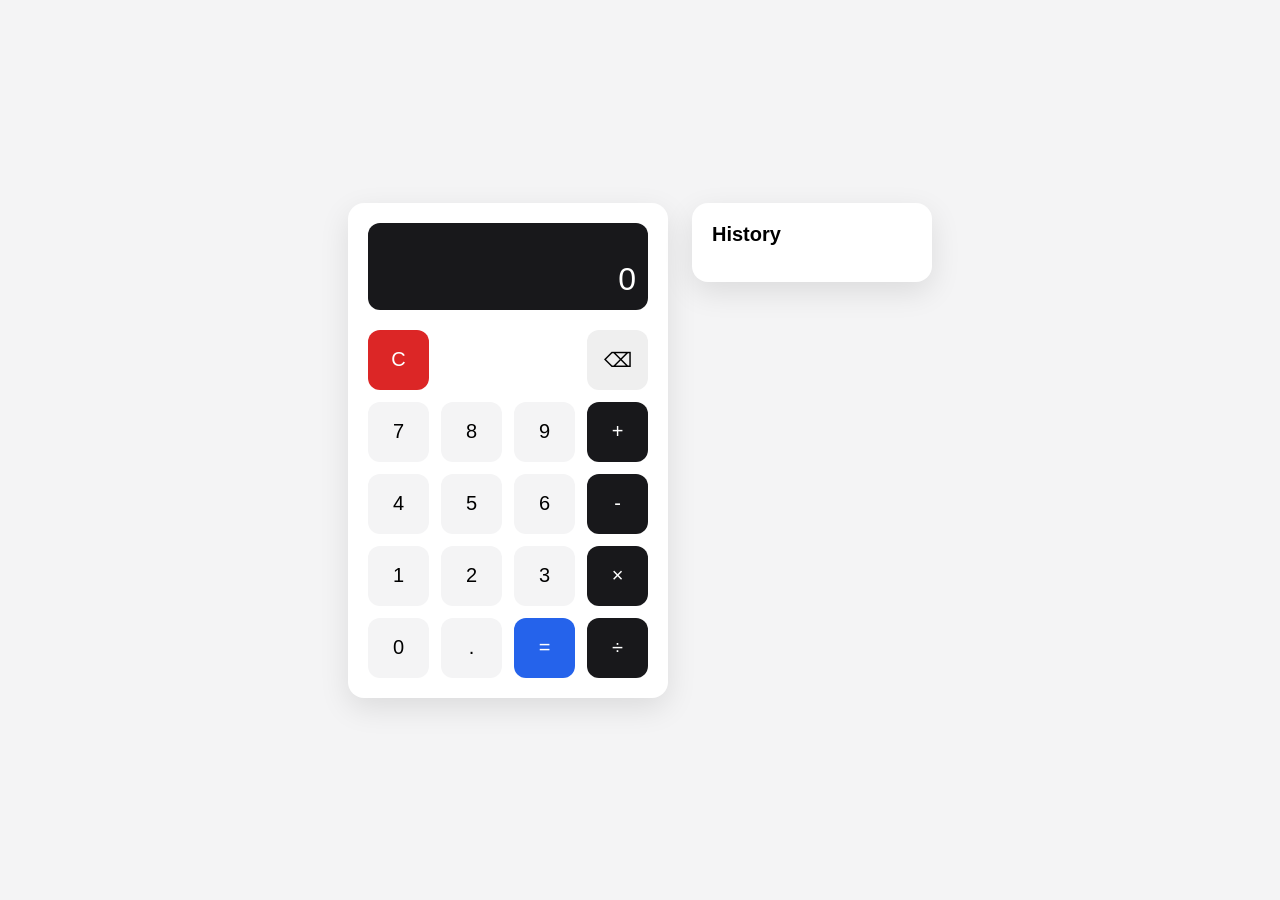
<file: calculator/index.html>
<!doctype html>
<html lang="en">

<head>
    <meta charset="UTF-8" />
    <meta name="viewport" content="width=device-width, initial-scale=1.0" />
    <title>Calculator</title>
    <link rel="stylesheet" type="text/css" href="./styles.css" />
</head>

<body>
    <div class="calculator-layout">
        <main class="calculator">
            <div class="calculator__screen">
                <input type="text" class="calculator__expression" value="" readonly />
                <input type="text" class="calculator__display" value="0" readonly />
            </div>

            <section class="calculator__buttons">

                <button class="calculator__button calculator__button--clear">C</button>
                <div class="calculator__button calculator__button--empty"></div>
                <div class="calculator__button calculator__button--empty"></div>
                <button class="calculator__button calculator__button--back">⌫</button>

                
                <button class="calculator__button calculator__button--number">7</button>
                <button class="calculator__button calculator__button--number">8</button>
                <button class="calculator__button calculator__button--number">9</button>
                <button class="calculator__button calculator__button--operator">-</button>
                
                <button class="calculator__button calculator__button--number">4</button>
                <button class="calculator__button calculator__button--number">5</button>
                <button class="calculator__button calculator__button--number">6</button>
                <button class="calculator__button calculator__button--operator">+</button>
                
                <button class="calculator__button calculator__button--number">1</button>
                <button class="calculator__button calculator__button--number">2</button>
                <button class="calculator__button calculator__button--number">3</button>
                <button class="calculator__button calculator__button--operator">/</button>
                
                <button class="calculator__button calculator__button--number">0</button>
                <button class="calculator__button calculator__button--number">.</button>
                <button class="calculator__button calculator__button--equal">=</button>
                <button class="calculator__button calculator__button--operator">*</button>

            </section>
        </main>

        <aside class="calculator__history">
            <h2 class="calculator__history-title">History</h2>
            <ul class="calculator__histories"></ul>
        </aside>
    </div>
    <script type="module">
        import { App } from './ui.js'
        new App();
    </script>
</body>

</html>
</file>
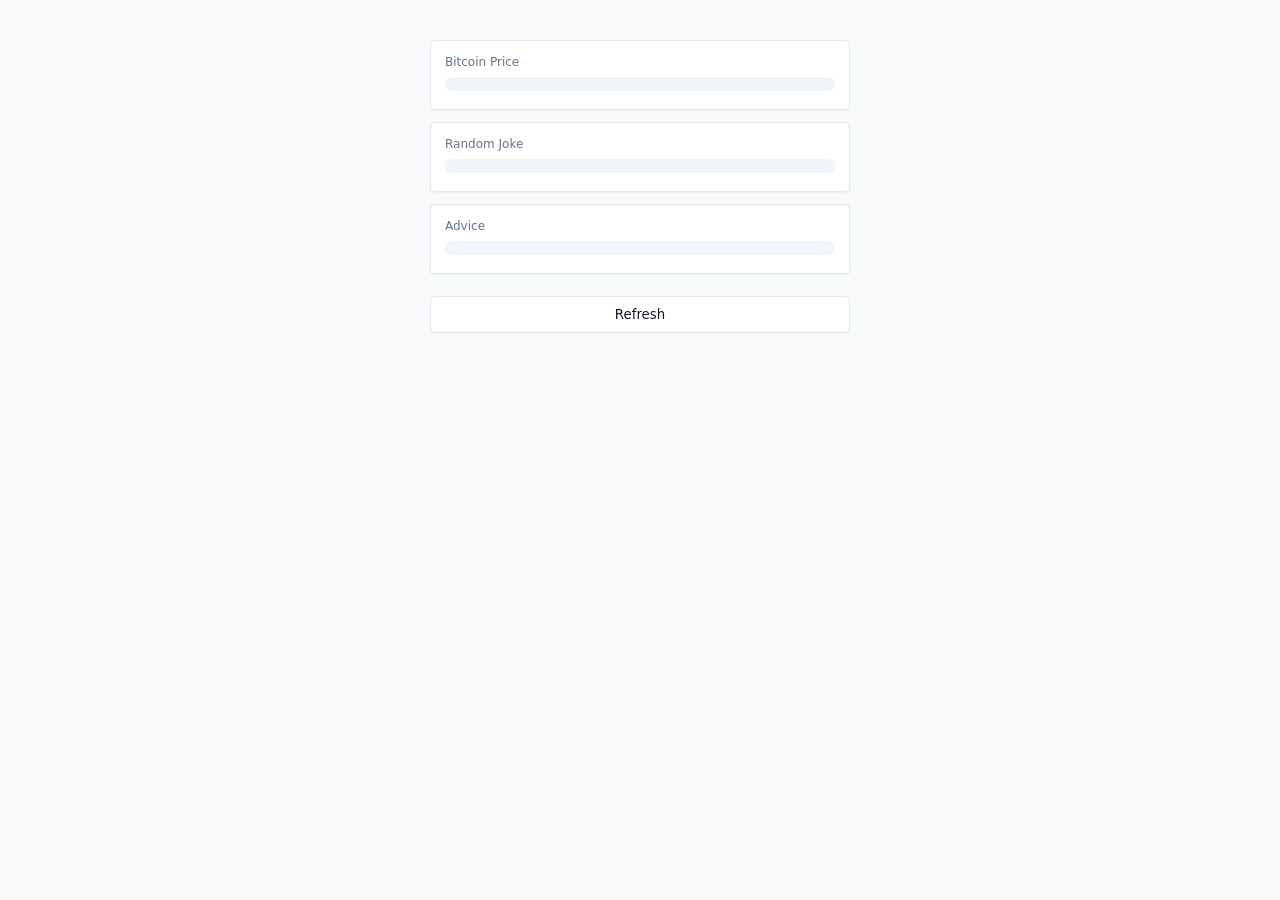
<file: dashboard/index.html>
<!DOCTYPE html>
<html lang="en">

<head>
    <meta charset="UTF-8" />
    <meta name="viewport" content="width=device-width, initial-scale=1.0" />
    <title>API Dashboard</title>

    <style>
        :root {
            --bg: #ffffff;
            --card: #ffffff;
            --border: #e2e8f0;
            --text: #0f172a;
            --muted: #64748b;
            --error: #ef4444;
        }

        * {
            box-sizing: border-box;
            font-family: system-ui;
        }

        body {
            margin: 0;
            background: #f8fafc;
            /* shadcn light background */
            color: var(--text);
            display: flex;
            justify-content: center;
            padding: 40px;
        }

        .grid {
            width: 420px;
            display: grid;
            gap: 12px;
        }

        .card {
            background: var(--card);
            border: 1px solid var(--border);
            border-radius: 4px;
            padding: 14px;
            min-height: 70px;
            box-shadow: 0 1px 2px rgba(0, 0, 0, 0.04);
        }

        .title {
            font-size: 12px;
            color: var(--muted);
            margin-bottom: 8px;
        }

        .value {
            font-size: 16px;
            font-weight: 600;
            color: var(--text);
        }

        .error {
            color: var(--error);
            font-size: 14px;
        }

        /* skeleton (shadcn light style) */
        .skeleton {
            height: 14px;
            border-radius: 6px;
            background: linear-gradient(90deg,
                    #f1f5f9 25%,
                    #e2e8f0 37%,
                    #f1f5f9 63%);
            background-size: 400% 100%;
            animation: shimmer 1.2s infinite;
        }

        @keyframes shimmer {
            0% {
                background-position: 100% 0;
            }

            100% {
                background-position: 0 0;
            }
        }

        button {
            margin-top: 10px;
            padding: 10px;
            border-radius: 4px;
            border: 1px solid var(--border);
            background: #ffffff;
            color: var(--text);
            cursor: pointer;
            transition: 0.2s;
        }

        button:hover {
            background: #f1f5f9;
        }
    </style>
</head>

<body>

    <div class="grid">

        <div class="card">
            <div class="title">Bitcoin Price</div>
            <div id="btc" class="value">
                <div class="skeleton"></div>
            </div>
        </div>

        <div class="card">
            <div class="title">Random Joke</div>
            <div id="joke" class="value">
                <div class="skeleton"></div>
            </div>
        </div>

        <div class="card">
            <div class="title">Advice</div>
            <div id="advice" class="value">
                <div class="skeleton"></div>
            </div>
        </div>

        <button id="refresh">Refresh</button>

    </div>

    <script type="module">
        import { App } from "./app.js"
        new App();
    </script>

</body>

</html>
</file>
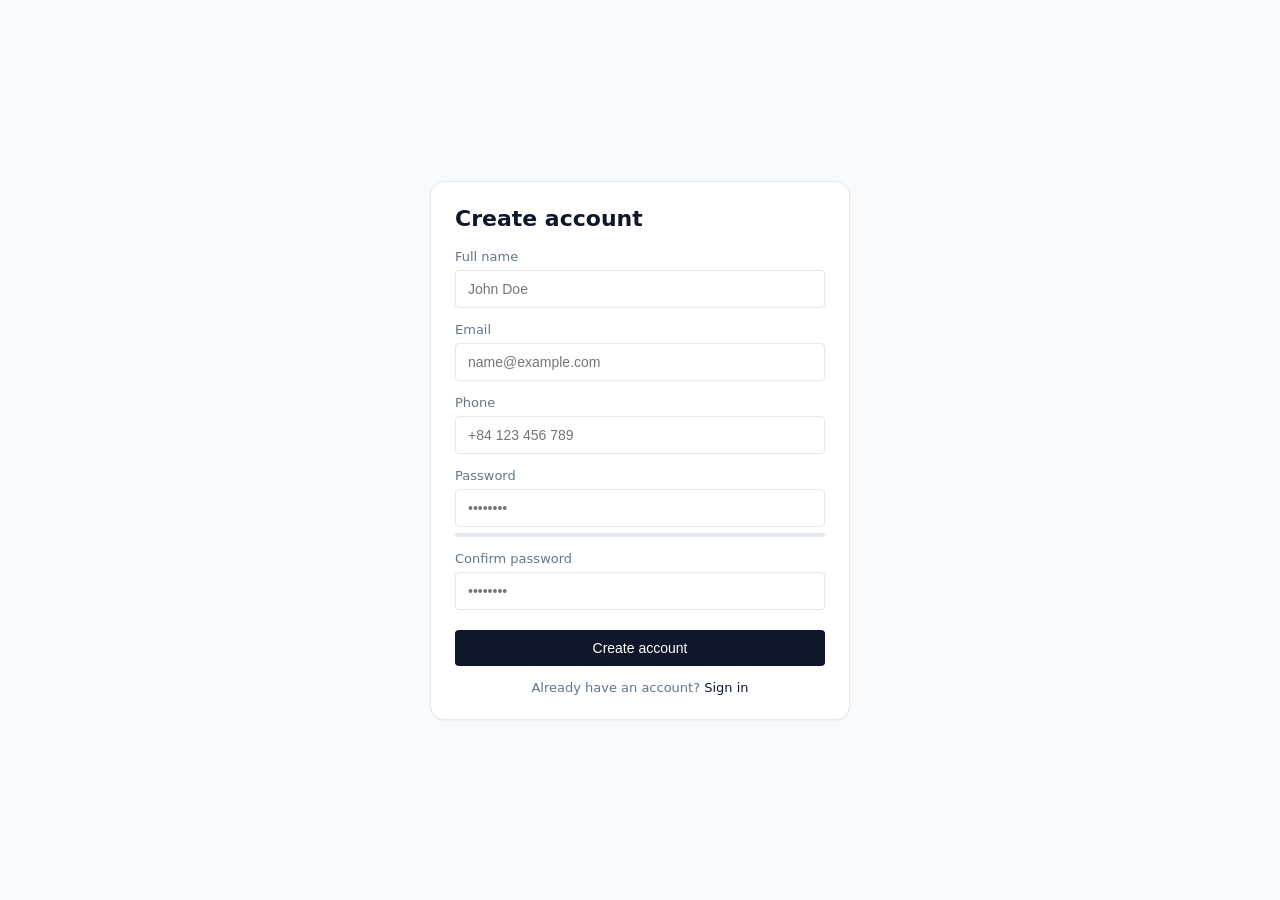
<file: register/index.html>
<!doctype html>
<html lang="en">

<head>
    <meta charset="UTF-8" />
    <meta name="viewport" content="width=device-width, initial-scale=1.0" />
    <title>Register Form</title>
    <link rel="stylesheet" type="text/css" href="./styles.css" />

</head>

<body>

    <div class="register">
        <form class="register__form" id="form">

            <h1 class="register__title">Create account</h1>

            <div class="register__group">
                <label class="register__label">Full name</label>
                <input class="register__input" name="name" type="text" placeholder="John Doe" />
                <span class="register__error">Name is required</span>
            </div>

            <div class="register__group">
                <label class="register__label">Email</label>
                <input class="register__input" name="email" type="email" placeholder="name@example.com" />
                <span class="register__error">Invalid email</span>
            </div>

            <div class="register__group">
                <label class="register__label">Phone</label>
                <input class="register__input" name="phone" type="tel" placeholder="+84 123 456 789" />
                <span class="register__error">Invalid phone</span>
            </div>

            <div class="register__group">
                <label class="register__label">Password</label>
                <input class="register__input" name="password" type="password" placeholder="••••••••" />
                <div class="strength">
                    <div class="strength__bar"></div>
                </div>
                <span class="register__error">Password too short</span>
            </div>

            <div class="register__group">
                <label class="register__label">Confirm password</label>
                <input class="register__input" name="confirm" type="password" placeholder="••••••••" />
                <span class="register__error">Password not match</span>
            </div>

            <button class="register__button" type="submit">Create account</button>

            <p class="register__footer">
                Already have an account? <a href="#">Sign in</a>
            </p>

        </form>
    </div>

    <script type="module">
        import { Validator, required, email, phone, password } from './validator.js'
        const v = new Validator('#form', ".register__error")
        v.addRule("name", required("Name is required"));

        v.addRule("email", required("Email is required"), email());

        v.addRule("phone", required("Phone is required"), phone());

        v.addRule("password", required("Password is required"), password());

        v.addRule(
            "confirm",
            required(),
            (v, get) => v !== get("password") && "Password not match"
        );
        v.onSubmit = (values) => console.log(values);


        const passwordInput = document.querySelector("input[name='password']");

        export const passwordStrength = (v) => {
            let score = 0;
            if (!v) return 0;
            if (v.length >= 8) score++;
            if (/[A-Z]/.test(v)) score++;
            if (/[0-9]/.test(v)) score++;
            if (/[^A-Za-z0-9]/.test(v)) score++;
            return score;
        };


        const updateStrength = (passwordValue) => {
            const bar = document.querySelector(".strength__bar");
            const score = passwordStrength(passwordValue);
            const percent = (score / 4) * 100;
            bar.style.width = percent + "%";
            if (score <= 1) bar.style.background = "#ef4444";
            else if (score === 2) bar.style.background = "#f59e0b";
            else if (score === 3) bar.style.background = "#3b82f6";
            else bar.style.background = "#22c55e";
        }

        passwordInput.addEventListener("input", (e) => {
            updateStrength(e.target.value);
        });

    </script>

</body>

</html>
</file>
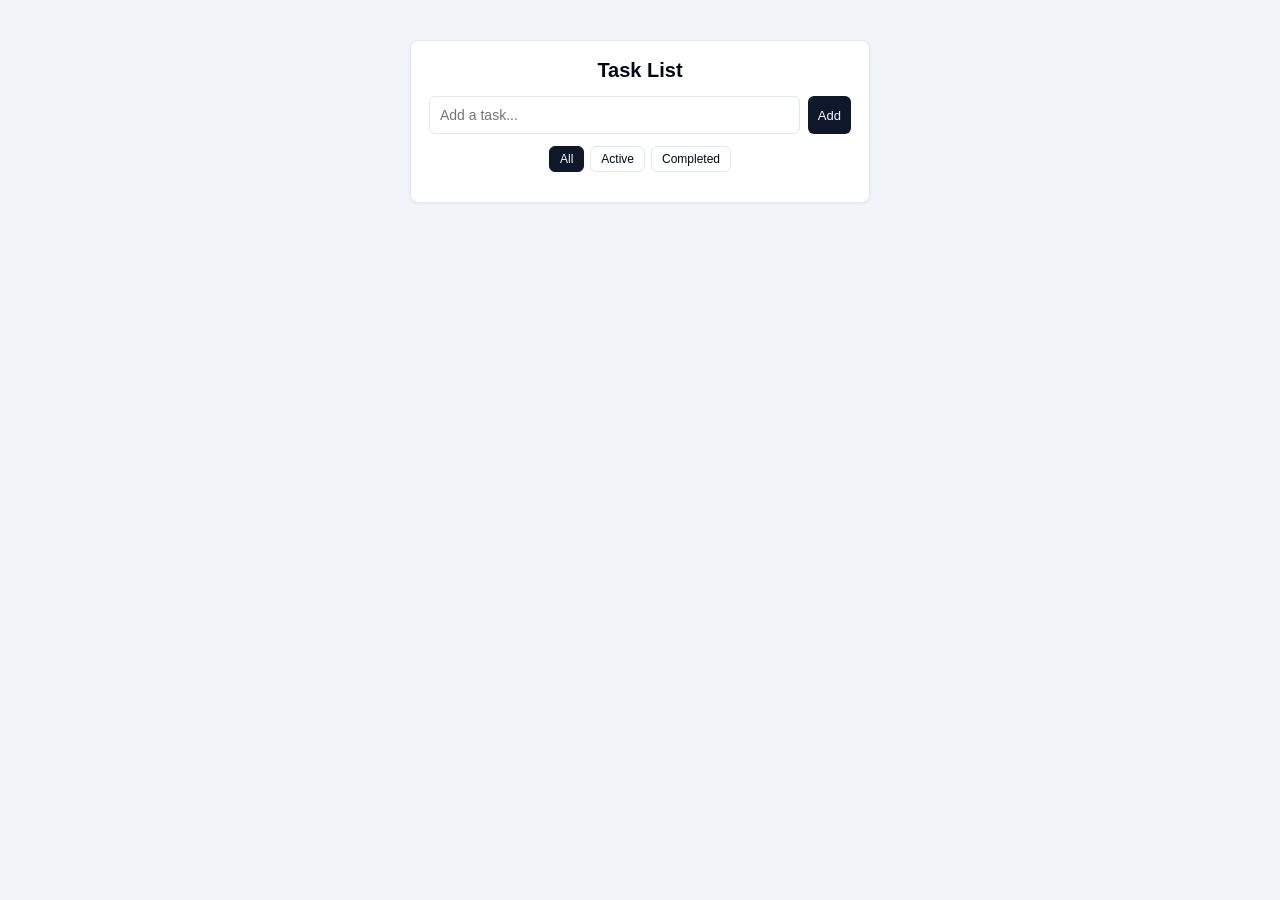
<file: todo/index.html>
<!DOCTYPE html>
<html lang="en">

<head>
    <meta charset="UTF-8">
    <meta name="viewport" content="width=device-width, initial-scale=1.0">
    <title>Todo</title>
    <link rel="stylesheet" type="text/css" href="./styles.css" />

</head>

<body>
    <div class="todo">

        <header class="todo__header">
            <h1 class="todo__title">Task List</h1>
        </header>

        <!-- Input -->
        <section class="todo__input-area">
            <input class="todo__input" type="text" placeholder="Add a task..." />
            <button class="todo__button todo__button--add">Add</button>
        </section>

        <!-- Filters -->
        <section class="todo__filters">
            <button data-status="" class="todo__filter todo__filter--active">All</button>
            <button data-status="active" class="todo__filter">Active</button>
            <button data-status="completed" class="todo__filter">Completed</button>
        </section>

        <!-- List -->
        <section class="todo__list-area">
            <ul class="todo__list">



            </ul>
        </section>

    </div>
    <script type="module">
        import { TodoApp } from './todo-app.js'
        const app = new TodoApp()
    </script>
</body>

</html>
</file>
<file: calculator/styles.css>
* {
  box-sizing: border-box;
  margin: 0;
  padding: 0;
}

body {
  min-height: 100vh;
  display: flex;
  justify-content: center;
  align-items: center;
  background-color: #f4f4f5;
  font-family: Arial, sans-serif;
  padding: 24px;
}

.calculator-layout {
  display: flex;
  gap: 24px;
  align-items: flex-start;
}

.calculator {
  width: 320px;
  background-color: white;
  border-radius: 16px;
  padding: 20px;
  box-shadow: 0 10px 30px rgba(0, 0, 0, 0.1);
}

.calculator__screen {
  background-color: #18181b;
  border-radius: 12px;
  padding: 12px;
  margin-bottom: 20px;
}

.calculator__expression {
  width: 100%;
  border: none;
  outline: none;
  background: transparent;
  color: #a1a1aa;
  text-align: right;
  font-size: 16px;
}

.calculator__display {
  width: 100%;
  border: none;
  outline: none;
  background: transparent;
  color: white;
  font-size: 32px;
  text-align: right;
  padding-top: 8px;
}

.calculator__buttons {
  display: grid;
  grid-template-columns: repeat(4, 1fr);
  gap: 12px;
}

.calculator__button {
  border: none;
  height: 60px;
  border-radius: 12px;
  font-size: 20px;
  cursor: pointer;
  transition: 0.2s;
}

.calculator__button:hover {
  opacity: 0.9;
}

.calculator__button--number {
  background-color: #f4f4f5;
}

.calculator__button--operator {
  background-color: #18181b;
  color: white;
}

.calculator__button--equal {
  background-color: #2563eb;
  color: white;
}

.calculator__button--clear {
  background-color: #dc2626;
  color: white;
}

.calculator__history {
  width: 240px;
  background-color: white;
  border-radius: 16px;
  padding: 20px;
  box-shadow: 0 10px 30px rgba(0, 0, 0, 0.1);
}

.calculator__history-title {
  font-size: 20px;
  margin-bottom: 16px;
}

.calculator__histories {
  display: flex;
  flex-direction: column;
  gap: 12px;
  max-height: 320px;
  overflow: auto;
}

.calculator__history-item {
  background-color: #f4f4f5;
  padding: 12px;
  border-radius: 8px;
  line-height: 1.6;
}
</file>
<file: register/styles.css>
:root {
  --bg: #ffffff;
  --text: #0f172a;
  --muted: #64748b;
  --border: #e2e8f0;
  --focus: #0f172a;
  --primary: #0f172a;
  --radius: 4px;
}

* {
  box-sizing: border-box;
  margin: 0;
  padding: 0;
}

body {
  font-family:
    ui-sans-serif,
    system-ui,
    -apple-system,
    Segoe UI,
    Roboto;
  background: #f8fafc;
  min-height: 100vh;
  display: flex;
  justify-content: center;
  align-items: center;
  padding: 20px;
}

.register {
  width: 100%;
  max-width: 420px;
}

.register__form {
  background: var(--bg);
  border: 1px solid var(--border);
  border-radius: 14px;
  padding: 24px;
  box-shadow: 0 1px 2px rgba(0, 0, 0, 0.05);
}

.register__title {
  font-size: 22px;
  font-weight: 600;
  margin-bottom: 18px;
  color: var(--text);
}

.register__group {
  display: flex;
  flex-direction: column;
  margin-bottom: 14px;
}

.register__label {
  font-size: 13px;
  color: var(--muted);
  margin-bottom: 6px;
}

.register__input {
  padding: 10px 12px;
  border: 1px solid var(--border);
  border-radius: var(--radius);
  font-size: 14px;
  outline: none;
  transition: 0.15s ease;
}

.register__input:focus {
  border-color: var(--focus);
  box-shadow: 0 0 0 3px rgba(15, 23, 42, 0.1);
}

.register__button {
  width: 100%;
  padding: 10px 12px;
  border: none;
  border-radius: var(--radius);
  background: var(--primary);
  color: white;
  font-size: 14px;
  font-weight: 500;
  cursor: pointer;
  margin-top: 6px;
  transition: 0.15s ease;
}

.register__button:hover {
  opacity: 0.9;
}

.register__footer {
  margin-top: 14px;
  font-size: 13px;
  color: var(--muted);
  text-align: center;
}

.register__footer a {
  color: var(--text);
  text-decoration: none;
  font-weight: 500;
}

.register__error {
  font-size: 12px;
  color: #ef4444;
  margin-top: 4px;
  display: none;
}

.register__input.invalid {
  border-color: #ef4444 !important;
  color: #ef4444;
}

.strength {
  height: 4px;
  background: #e2e8f0;
  border-radius: 4px;
  margin-top: 6px;
  overflow: hidden;
}

.strength__bar {
  height: 100%;
  width: 0%;
  transition: 0.2s;
  background: red;
}
</file>
<file: todo/styles.css>
:root {
            --background: 0 0% 100%;
            --foreground: 222.2 84% 4.9%;

            --card: 0 0% 100%;
            --card-foreground: 222.2 84% 4.9%;

            --primary: 222.2 47.4% 11.2%;
            --primary-foreground: 210 40% 98%;

            --muted: 210 40% 96%;
            --muted-foreground: 215.4 16.3% 46.9%;

            --border: 214.3 31.8% 91.4%;
            --destructive: 0 84.2% 60.2%;
        }

        * {
            box-sizing: border-box;
        }

        body {
            margin: 0;
            font-family: Arial, sans-serif;
            background: hsl(var(--muted));
            color: hsl(var(--foreground));
            display: flex;
            justify-content: center;
            padding: 40px;
        }

        .todo {
            width: 460px;
            background: hsl(var(--card));
            border: 1px solid hsl(var(--border));
            border-radius: 8px;
            padding: 18px;
            box-shadow: 0 1px 3px rgba(0, 0, 0, 0.06);
        }

        .todo__header {
            margin-bottom: 14px;
        }

        .todo__title {
            font-size: 20px;
            font-weight: 600;
            text-align: center;
            margin: 0;
        }


        .todo__input-area {
            display: flex;
            gap: 8px;
            margin-bottom: 12px;
        }

        .todo__input {
            flex: 1;
            padding: 10px;
            border-radius: 6px;
            border: 1px solid hsl(var(--border));
            background: hsl(var(--background));
            color: hsl(var(--foreground));
            font-size: 14px;
        }

        .todo__input:focus {
            outline: none;
            border-color: hsl(var(--primary));
        }


        .todo__button {
            border: none;
            padding: 8px 10px;
            border-radius: 6px;
            cursor: pointer;
            font-size: 13px;
            transition: 0.15s ease;
        }

        /* Add button */
        .todo__button--add {
            background: hsl(var(--primary));
            color: hsl(var(--primary-foreground));
        }

        .todo__button--add:hover {
            opacity: 0.9;
        }


        .todo__filters {
            display: flex;
            justify-content: center;
            gap: 6px;
            margin-bottom: 12px;
        }

        .todo__filter {
            padding: 5px 10px;
            font-size: 12px;
            border-radius: 6px;
            border: 1px solid hsl(var(--border));
            background: hsl(var(--background));
            color: hsl(var(--foreground));
            cursor: pointer;
        }

        .todo__filter:hover {
            background: hsl(var(--muted));
        }

        .todo__filter--active {
            background: hsl(var(--primary)) !important;
            color: hsl(var(--primary-foreground)) !important;
            border-color: hsl(var(--primary)) !important;
        }


        .todo__list {
            list-style: none;
            padding: 0;
            margin: 0;
        }

        .todo__item {
            display: flex;
            justify-content: space-between;
            align-items: center;
            padding: 10px;
            border-bottom: 1px solid hsl(var(--border));
        }

        /* completed state */
        .todo__item--completed .todo__text {
            text-decoration: line-through;
            color: hsl(var(--muted-foreground));
        }

        .todo__text {
            font-size: 14px;
        }


        .todo__actions {
            display: flex;
            gap: 6px;
        }

        /* toggle button */
        .todo__button--toggle {
            background: hsl(210 40% 96%);
            color: hsl(var(--foreground));
        }

        .todo__button--toggle:hover {
            background: hsl(210 40% 90%);
        }

        /* delete button */
        .todo__button--delete {
            background: hsl(var(--destructive));
            color: white;
        }

        .todo__button--delete:hover {
            opacity: 0.9;
        }
</file>
